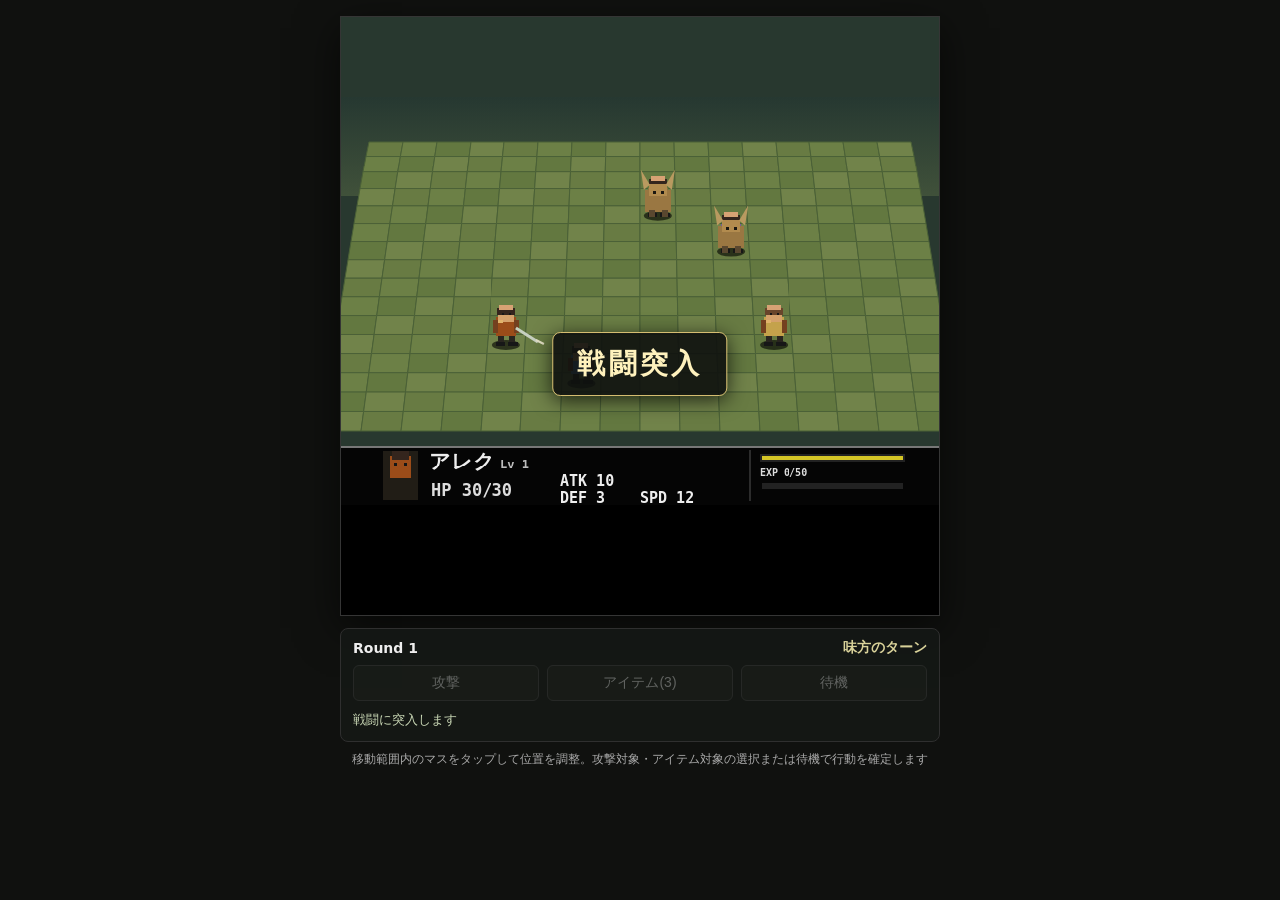
<file: index.html>
<!doctype html>
<html lang="ja">
<head>
  <meta charset="utf-8">
  <meta name="viewport" content="width=device-width, initial-scale=1">
  <title>Arc-Like-Game - Battle Screen Prototype</title>
  <link rel="stylesheet" href="style.css">
</head>
<body>
  <main class="stage-wrap">
    <canvas id="battle" width="600" height="600" aria-label="障害物のない16×16マスの戦闘マップ"></canvas>
    <div id="introBanner" class="intro-banner" aria-live="polite" hidden></div>
    <div id="levelUpBanner" class="level-up-banner" aria-live="polite" hidden>
      <strong id="levelUpTitle">レベルアップ！</strong>
      <div id="levelUpMessage"></div>
      <span id="levelUpPrompt"></span>
    </div>
    <div class="battle-ui">
      <div class="turn-row">
        <div id="turnLabel">Round 1</div>
        <div id="phaseLabel">味方のターン</div>
      </div>
      <div class="action-bar">
        <button id="attackBtn" type="button">攻撃</button>
        <button id="itemBtn" type="button">アイテム(3)</button>
        <button id="waitBtn" type="button">待機</button>
      </div>
      <div id="messageBox">味方のターン</div>
    </div>
    <div class="help">移動範囲内のマスをタップして位置を調整。攻撃対象・アイテム対象の選択または待機で行動を確定します</div>
    <section id="resultScreen" class="result-screen" role="dialog" aria-modal="true" aria-labelledby="resultTitle" hidden>
      <div class="result-panel">
        <h1 id="resultTitle"></h1>
        <h2>味方の獲得経験値</h2>
        <div class="result-table-wrap">
          <table>
            <thead>
              <tr><th>キャラクター</th><th>獲得EXP</th><th>レベルアップ</th><th>現在レベル</th></tr>
            </thead>
            <tbody id="resultRows"></tbody>
          </table>
        </div>
        <p id="resultGold"></p>
        <button id="replayBtn" type="button">もう一度戦う</button>
      </div>
    </section>
  </main>
  <script src="main.js"></script>
</body>
</html>
</file>
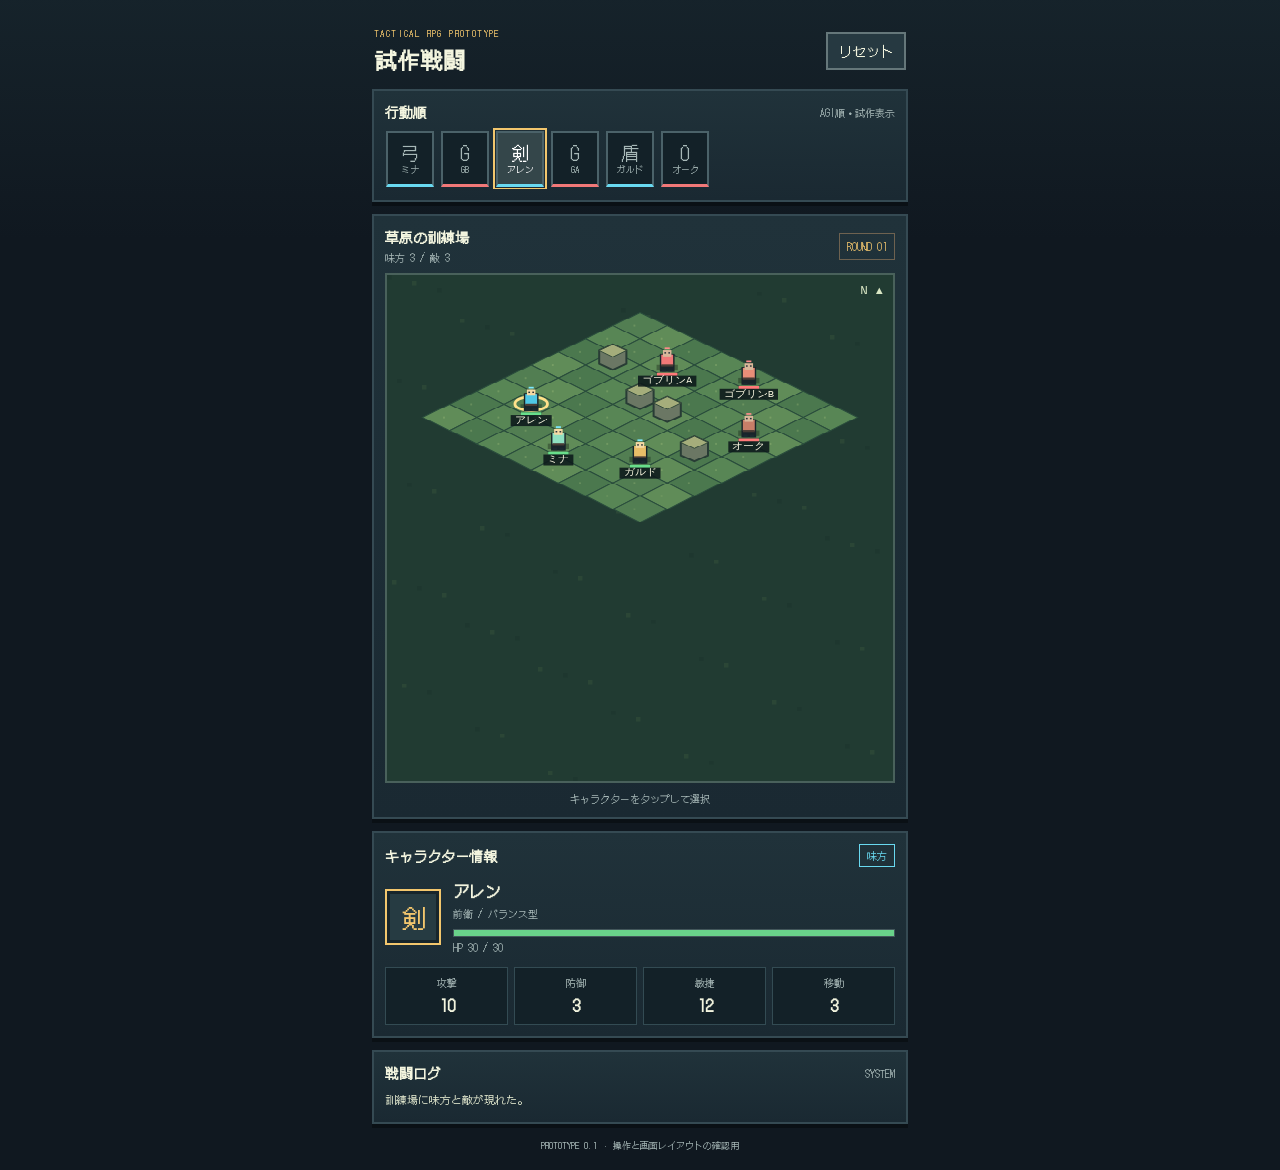
<file: backup/prototype-before/index.html>
<!doctype html>
<html lang="ja">
<head>
  <meta charset="utf-8">
  <meta name="viewport" content="width=device-width, initial-scale=1, viewport-fit=cover">
  <meta name="theme-color" content="#101820">
  <title>Arc-Like-Game | Battle Prototype</title>
  <link rel="stylesheet" href="style.css">
</head>
<body>
  <main class="game-shell">
    <header class="top-bar">
      <div>
        <p class="eyebrow">TACTICAL RPG PROTOTYPE</p>
        <h1>試作戦闘</h1>
      </div>
      <button id="resetButton" class="small-button" type="button">リセット</button>
    </header>

    <section class="turn-panel panel" aria-label="行動順">
      <div class="section-heading">
        <h2>行動順</h2>
        <span class="subtle">AGI順・試作表示</span>
      </div>
      <div id="turnOrder" class="turn-order"></div>
    </section>

    <section class="battle-panel panel">
      <div class="battle-heading">
        <div>
          <h2>草原の訓練場</h2>
          <p>味方 3 / 敵 3</p>
        </div>
        <span class="round-badge">ROUND 01</span>
      </div>
      <div class="canvas-wrap">
        <canvas id="battleCanvas" aria-label="戦闘マップ。キャラクターを選択できます。"></canvas>
      </div>
      <p class="map-help">キャラクターをタップして選択</p>
    </section>

    <section class="status-panel panel" aria-live="polite">
      <div class="section-heading">
        <h2>キャラクター情報</h2>
        <span id="sideLabel" class="side-label ally">味方</span>
      </div>
      <div class="character-summary">
        <div id="portrait" class="portrait" aria-hidden="true">剣</div>
        <div class="character-main">
          <h3 id="characterName">アレン</h3>
          <p id="characterRole">前衛 / バランス型</p>
          <div class="hp-track"><div id="hpBar" class="hp-fill"></div></div>
          <p id="hpText" class="hp-text">HP 30 / 30</p>
        </div>
      </div>
      <div class="stat-grid">
        <div><span>攻撃</span><strong id="attackStat">10</strong></div>
        <div><span>防御</span><strong id="defenseStat">3</strong></div>
        <div><span>敏捷</span><strong id="agilityStat">12</strong></div>
        <div><span>移動</span><strong id="moveStat">3</strong></div>
      </div>
    </section>

    <section class="log-panel panel">
      <div class="section-heading">
        <h2>戦闘ログ</h2>
        <span class="subtle">SYSTEM</span>
      </div>
      <p id="battleLog">訓練場に味方と敵が現れた。</p>
    </section>

    <footer class="footer-note">PROTOTYPE 0.1 · 操作と画面レイアウトの確認用</footer>
  </main>
  <script src="main.js"></script>
</body>
</html>
</file>
<file: style.css>
* { box-sizing: border-box; }
html, body {
  margin: 0; min-height: 100%; background: #10110f; color: #eee;
  font-family: system-ui, sans-serif;
}
body { display: grid; place-items: center; padding: 16px; }
.stage-wrap { position: relative; width: min( min(92vw, 600px), 600px); }
[hidden] { display: none !important; }
canvas {
  display: block; width: 100%; height: auto; aspect-ratio: 1 / 1;
  background: #000; image-rendering: pixelated;
  border: 1px solid #353535; box-shadow: 0 12px 40px #0009;
  touch-action: manipulation;
}
.battle-ui {
  margin-top: 12px;
  padding: 10px 12px;
  border: 1px solid #2f2f2f;
  background: rgba(20, 24, 22, 0.9);
  border-radius: 8px;
}
.turn-row {
  display: flex; justify-content: space-between; align-items: center;
  font-size: 14px; font-weight: 700; margin-bottom: 8px;
}
#phaseLabel { color: #d9d29a; }
.action-bar {
  display: grid; grid-template-columns: repeat(3, minmax(0, 1fr)); gap: 8px;
}
button {
  appearance: none; border: 1px solid #4a4a4a; background: #20251d; color: #eee;
  border-radius: 6px; padding: 8px 10px; font-size: 14px; cursor: pointer;
}
button:disabled {
  opacity: 0.35; cursor: not-allowed;
}
button.active {
  border-color: #d4bd57; background: #3d2d14; color: #ffefb3;
}
#messageBox {
  margin-top: 10px; min-height: 20px; color: #c9d7b5; font-size: 13px;
}
.help { text-align: center; color: #aaa; font-size: 12px; padding: 9px 0 0; }
.intro-banner,
.level-up-banner {
  position: absolute;
  z-index: 2;
  left: 50%;
  width: max-content;
  max-width: calc(100% - 24px);
  transform: translateX(-50%);
  border: 1px solid #d5bd71;
  border-radius: 8px;
  background: rgba(15, 17, 15, 0.9);
  color: #fff2bd;
  text-align: center;
  box-shadow: 0 4px 20px #000b;
}
.intro-banner {
  top: 42%;
  padding: 12px 24px;
  font-size: clamp(18px, 5vw, 28px);
  font-weight: 800;
  letter-spacing: 0.12em;
  pointer-events: none;
}
.level-up-banner {
  top: 34%;
  display: grid;
  gap: 6px;
  padding: 12px 16px;
  opacity: 0;
  transition: opacity 180ms ease, transform 180ms ease;
  cursor: pointer;
}
.level-up-banner.show {
  opacity: 1;
  transform: translate(-50%, -6px);
}
.level-up-banner strong { font-size: 20px; }
.level-up-banner > span { font-size: 13px; }
.level-up-stats { display: grid; gap: 3px; min-width: min(280px, 72vw); }
.level-up-row {
  display: grid;
  grid-template-columns: minmax(64px, 1fr) repeat(3, minmax(42px, auto));
  gap: 8px;
  align-items: center;
  padding: 3px 4px;
  font-size: 13px;
  text-align: right;
}
.level-up-row:not(.level-up-header) span:first-child { text-align: left; }
.level-up-header {
  border-bottom: 1px solid #82784d;
  color: #d7cd9e;
  font-size: 11px;
}
.level-up-stats:not(.comparison) .level-up-row {
  grid-template-columns: 1fr auto;
}
.result-screen {
  position: fixed;
  z-index: 10;
  inset: 0;
  display: grid;
  place-items: center;
  padding: 16px;
  background: rgba(0, 0, 0, 0.78);
}
.result-panel {
  width: min(100%, 520px);
  max-height: 100%;
  overflow: auto;
  padding: 20px;
  border: 1px solid #7d7449;
  border-radius: 12px;
  background: #191c18;
  box-shadow: 0 16px 48px #000c;
}
.result-panel h1 {
  margin: 0 0 18px;
  color: #f0d675;
  text-align: center;
}
.result-panel h2 { font-size: 16px; }
.result-table-wrap { overflow-x: auto; }
.result-panel table {
  width: 100%;
  border-collapse: collapse;
  font-size: 13px;
  white-space: nowrap;
}
.result-panel th,
.result-panel td {
  padding: 9px 7px;
  border-bottom: 1px solid #3c4038;
  text-align: center;
}
.result-panel th:first-child,
.result-panel td:first-child { text-align: left; }
.result-panel #resultGold {
  margin: 18px 0;
  color: #f0d675;
  text-align: center;
}
.result-panel button { display: block; width: 100%; padding: 11px; }
@media (max-width: 420px) {
  .result-panel { padding: 16px 12px; }
  .result-panel table { font-size: 12px; }
}
</file>
<file: backup/prototype-before/style.css>
@import url('https://fonts.googleapis.com/css2?family=DotGothic16&display=swap');

:root {
  color-scheme: dark;
  --bg: #101820;
  --panel: #1a2932;
  --panel-edge: #354a53;
  --text: #f3f5df;
  --muted: #a7b8b7;
  --gold: #f2c66d;
  --ally: #69d9f0;
  --enemy: #f17878;
  --pixel-font: "DotGothic16", "Courier New", monospace;
}
* { box-sizing: border-box; }
html { min-height: 100%; background: var(--bg); }
body {
  margin: 0;
  background:
    linear-gradient(180deg, rgba(39,67,74,.25), transparent 240px),
    var(--bg);
  color: var(--text);
  font-family: var(--pixel-font);
  font-size: 14px;
  image-rendering: pixelated;
}
button { font: inherit; }
.game-shell {
  width: min(100%, 560px);
  min-height: 100dvh;
  margin: 0 auto;
  padding: max(12px, env(safe-area-inset-top)) 12px max(18px, env(safe-area-inset-bottom));
  display: flex;
  flex-direction: column;
  gap: 10px;
}
.top-bar, .section-heading, .battle-heading {
  display: flex;
  align-items: center;
  justify-content: space-between;
  gap: 12px;
}
.top-bar { padding: 5px 2px 2px; }
.eyebrow { margin: 0 0 3px; color: var(--gold); font-size: 9px; letter-spacing: 1.4px; }
h1 { margin: 0; font-size: 22px; letter-spacing: 1px; }
h2 { margin: 0; font-size: 14px; }
h3 { margin: 0; font-size: 16px; }
p { margin: 0; }
.panel {
  border: 2px solid var(--panel-edge);
  background: linear-gradient(180deg, #20323a, var(--panel));
  box-shadow: 0 4px 0 #0a1015;
  padding: 11px;
  min-width: 0;
}
.subtle, .battle-heading p, .character-main p, .map-help, .footer-note { color: var(--muted); font-size: 10px; }
.small-button {
  color: var(--text);
  border: 2px solid #65777a;
  background: #263941;
  padding: 7px 10px;
  min-height: 36px;
  cursor: pointer;
}
.small-button:active { transform: translateY(1px); }
.turn-order {
  display: flex;
  gap: 7px;
  overflow-x: auto;
  padding: 9px 1px 2px;
  scrollbar-width: thin;
}
.turn-token {
  flex: 0 0 48px;
  border: 2px solid #4b6269;
  background: #132128;
  padding: 5px 3px;
  text-align: center;
  color: var(--muted);
  cursor: pointer;
  min-height: 56px;
}
.turn-token.ally { border-bottom: 3px solid var(--ally); }
.turn-token.enemy { border-bottom: 3px solid var(--enemy); }
.turn-token.selected { outline: 2px solid var(--gold); outline-offset: 1px; color: white; background: #34464a; }
.token-sprite { display: block; font-size: 18px; line-height: 22px; }
.token-name { display: block; font-size: 9px; white-space: nowrap; }
.battle-heading { margin-bottom: 8px; }
.battle-heading p { margin-top: 3px; }
.round-badge {
  border: 1px solid #6e6250;
  color: var(--gold);
  padding: 5px 7px;
  font-size: 10px;
  white-space: nowrap;
}
.canvas-wrap {
  width: 100%;
  overflow: hidden;
  border: 2px solid #49615b;
  background: #182e2b;
  line-height: 0;
}
#battleCanvas {
  display: block;
  width: 100%;
  height: auto;
  aspect-ratio: 1 / 1.08;
  touch-action: manipulation;
  image-rendering: pixelated;
}
.map-help { text-align: center; padding-top: 8px; }
.side-label { padding: 3px 7px; border: 1px solid currentColor; font-size: 10px; }
.side-label.ally { color: var(--ally); }
.side-label.enemy { color: var(--enemy); }
.character-summary { display: flex; align-items: center; gap: 12px; margin: 12px 0; }
.portrait {
  width: 56px; height: 56px; flex: 0 0 56px;
  display: grid; place-items: center;
  border: 2px solid var(--gold);
  background: #263b42;
  color: var(--gold);
  font-size: 25px;
  box-shadow: inset 0 0 0 3px #17252b;
}
.character-main { flex: 1; min-width: 0; }
.character-main p { margin-top: 3px; }
.hp-track { height: 8px; margin-top: 8px; background: #0e171b; border: 1px solid #43575b; }
.hp-fill { width: 100%; height: 100%; background: #69d28a; transition: width .15s ease; }
.hp-text { font-size: 10px !important; }
.stat-grid { display: grid; grid-template-columns: repeat(4, 1fr); gap: 6px; }
.stat-grid div { background: #132128; border: 1px solid #334b53; padding: 7px 4px; text-align: center; }
.stat-grid span, .stat-grid strong { display: block; }
.stat-grid span { color: var(--muted); font-size: 10px; }
.stat-grid strong { margin-top: 3px; font-size: 16px; }
.log-panel p { margin-top: 8px; min-height: 20px; line-height: 1.6; color: #e2e8ce; font-size: 11px; }
.footer-note { text-align: center; padding: 3px 0 0; font-size: 9px; }
@media (min-width: 700px) {
  .game-shell { padding-top: 22px; gap: 12px; }
  #battleCanvas { aspect-ratio: 1 / 1; }
}
@media (max-width: 360px) {
  .game-shell { padding-left: 8px; padding-right: 8px; }
  .panel { padding: 9px; }
  h1 { font-size: 19px; }
  .turn-token { flex-basis: 43px; }
}
</file>
